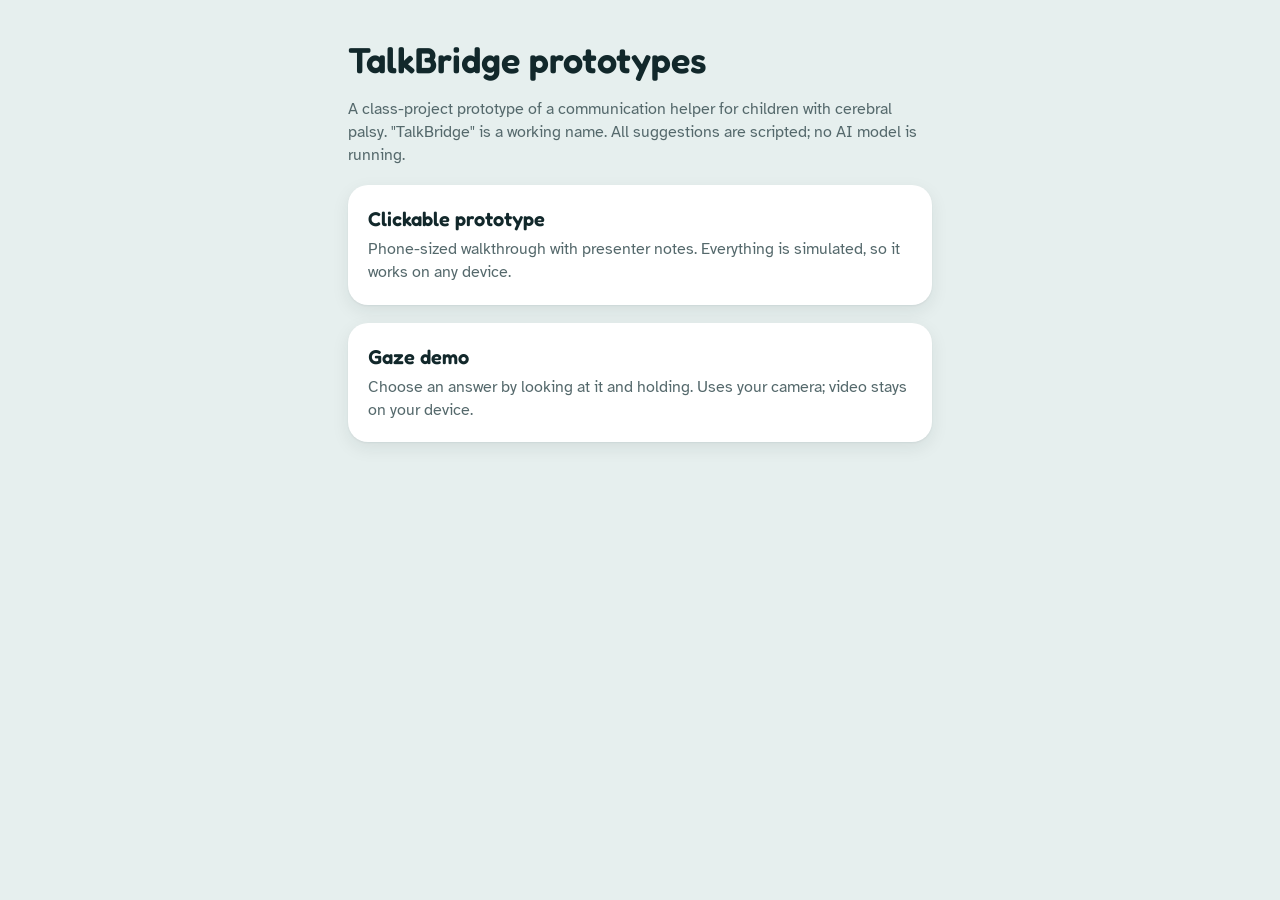
<file: index.html>
<!DOCTYPE html>
<html lang="en">
<head>
<meta charset="utf-8">
<meta name="viewport" content="width=device-width, initial-scale=1">
<title>TalkBridge Prototypes</title>
<link rel="preconnect" href="https://fonts.googleapis.com">
<link rel="preconnect" href="https://fonts.gstatic.com" crossorigin>
<link href="https://fonts.googleapis.com/css2?family=Atkinson+Hyperlegible:wght@400;700&family=Fredoka:wght@500;600&display=swap" rel="stylesheet">
<link rel="stylesheet" href="prototypes/shared/tokens.css">
<style>
* { box-sizing: border-box; }
body { margin: 0; background: var(--page); color: var(--ink); font-family: var(--font-body); line-height: 1.45; }
main { max-width: 620px; margin: 0 auto; padding: 40px 18px; display: flex; flex-direction: column; gap: 18px; }
h1 { font-family: var(--font-display); font-weight: 600; font-size: 36px; line-height: 1.1; margin: 0; }
p { margin: 0; color: var(--ink-soft); }
a.card { display: block; background: var(--surface); border-radius: 20px; padding: 18px; color: var(--ink); text-decoration: none; border: 2px solid transparent; box-shadow: var(--shadow); }
a.card:hover, a.card:focus-visible { border-color: var(--primary); outline: none; }
a.card b { display: block; font-family: var(--font-display); font-weight: 600; font-size: 20px; margin-bottom: 4px; }
a.card span { color: var(--ink-soft); }
</style>
</head>
<body>
<main>
  <h1>TalkBridge prototypes</h1>
  <p>A class-project prototype of a communication helper for children with cerebral palsy. "TalkBridge" is a working name. All suggestions are scripted; no AI model is running.</p>
  <a class="card" href="prototypes/demo-scripted/"><b>Clickable prototype</b><span>Phone-sized walkthrough with presenter notes. Everything is simulated, so it works on any device.</span></a>
  <a class="card" href="prototypes/demo-gaze/"><b>Gaze demo</b><span>Choose an answer by looking at it and holding. Uses your camera; video stays on your device.</span></a>
</main>
</body>
</html>
</file>
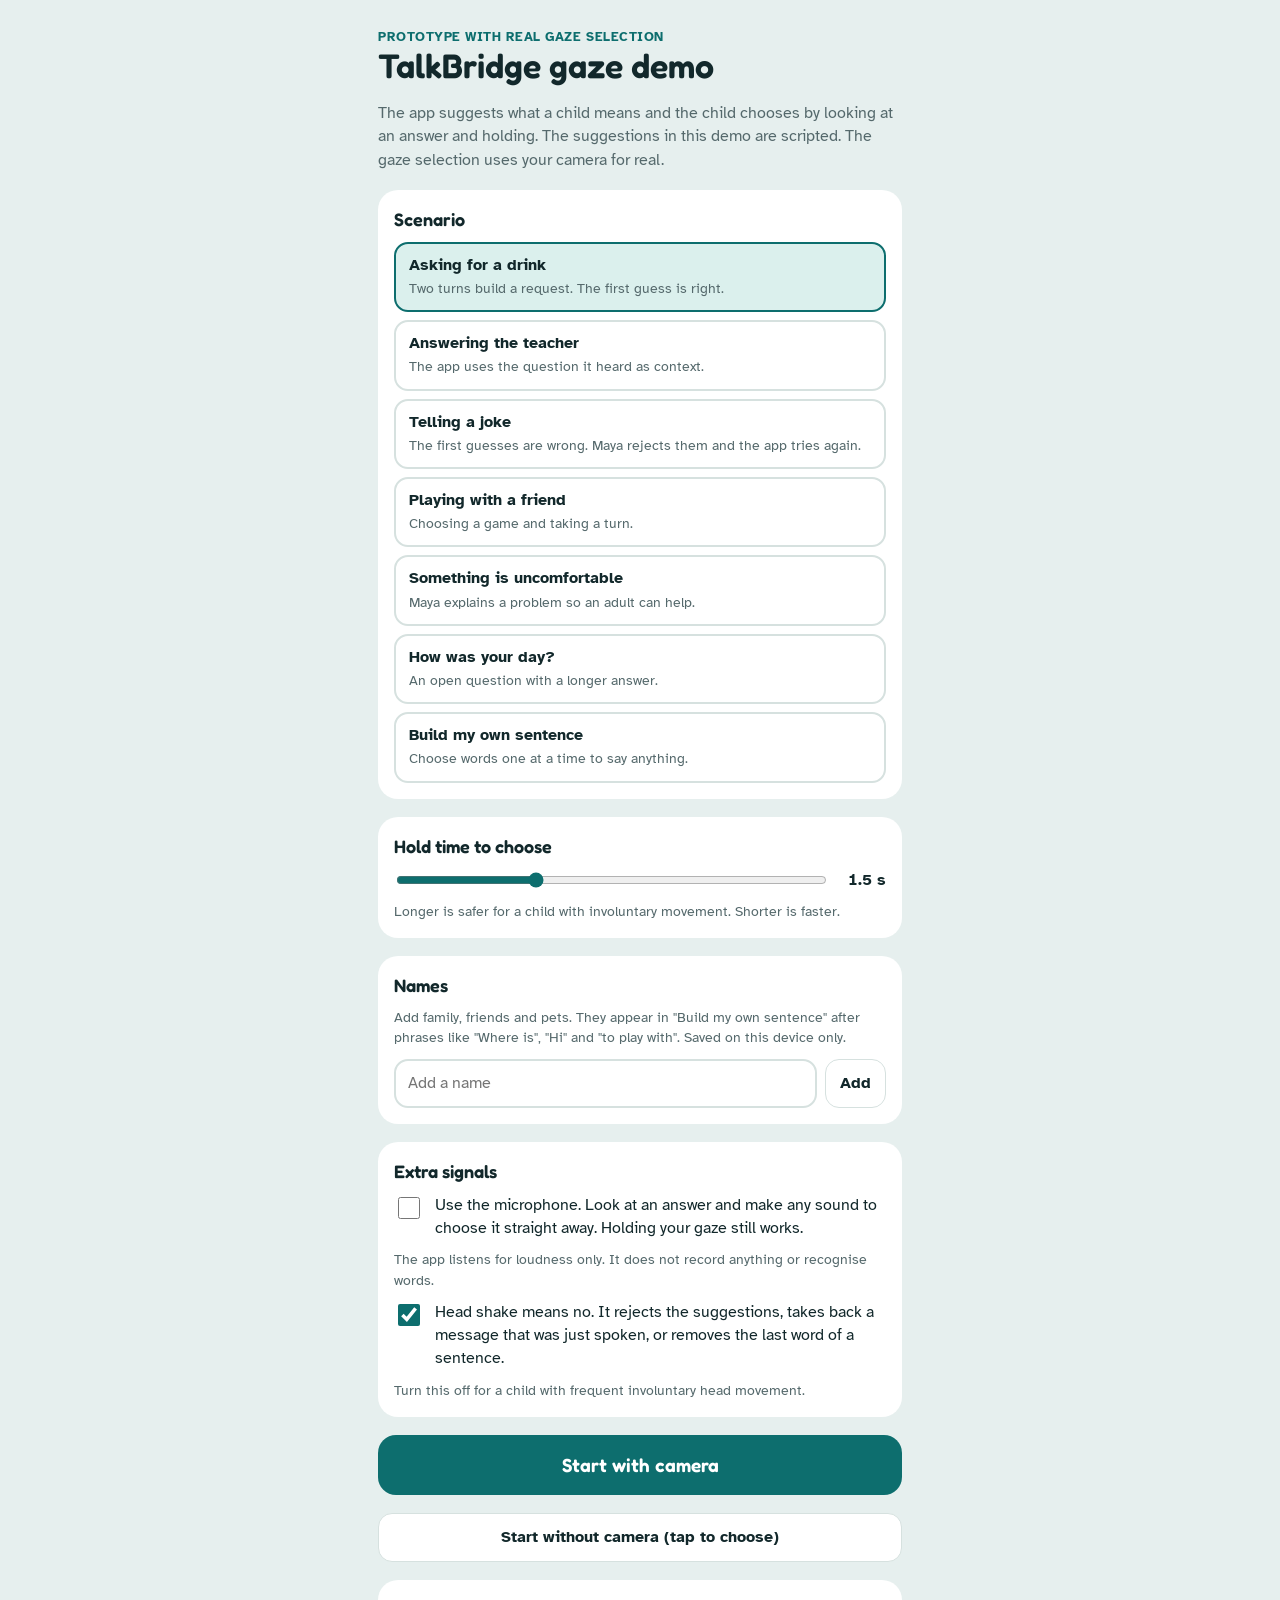
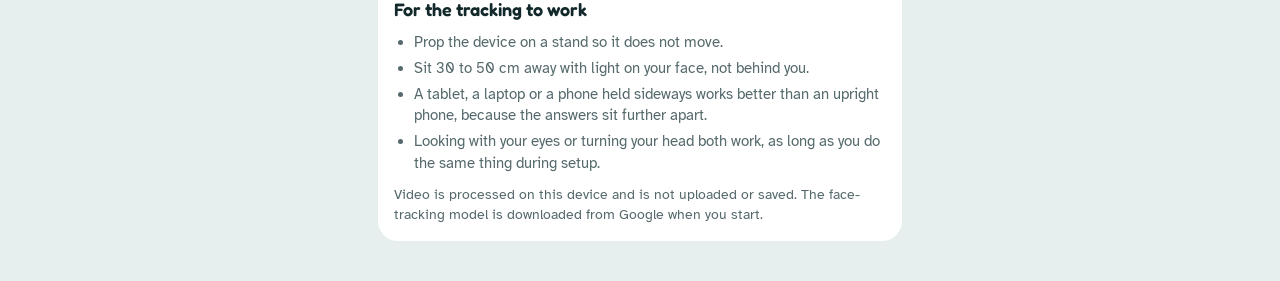
<file: prototypes/demo-gaze/index.html>
<!DOCTYPE html>
<html lang="en">
<head>
<meta charset="utf-8">
<meta name="viewport" content="width=device-width, initial-scale=1">
<title>TalkBridge Gaze Demo</title>
<link rel="preconnect" href="https://fonts.googleapis.com">
<link rel="preconnect" href="https://fonts.gstatic.com" crossorigin>
<link href="https://fonts.googleapis.com/css2?family=Atkinson+Hyperlegible:wght@400;700&family=Fredoka:wght@500;600&display=swap" rel="stylesheet">
<link rel="stylesheet" href="../shared/tokens.css">
<link rel="stylesheet" href="style.css">
</head>
<body>

<!-- Intro and settings -->
<main id="intro">
  <div>
    <p class="eyebrow">Prototype with real gaze selection</p>
    <h1>TalkBridge gaze demo</h1>
  </div>
  <p class="soft">The app suggests what a child means and the child chooses by looking at an answer and holding. The suggestions in this demo are scripted. The gaze selection uses your camera for real.</p>
  <p class="msg" id="introMsg" hidden></p>

  <div class="card">
    <h2>Scenario</h2>
    <div class="scn" id="scn"></div>
  </div>

  <div class="card">
    <h2>Hold time to choose</h2>
    <div class="rangeRow">
      <input type="range" id="dwell" min="0.8" max="3" step="0.1" value="1.5" aria-label="Hold time in seconds">
      <output id="dwellOut" for="dwell">1.5 s</output>
    </div>
    <p class="soft" style="font-size:14px">Longer is safer for a child with involuntary movement. Shorter is faster.</p>
  </div>

  <div class="card">
    <h2>Names</h2>
    <p class="soft" style="font-size:14px">Add family, friends and pets. They appear in "Build my own sentence" after phrases like "Where is", "Hi" and "to play with". Saved on this device only.</p>
    <form id="nameForm" style="display:flex;gap:8px">
      <input class="field" id="nameInput" type="text" maxlength="20" autocomplete="off" placeholder="Add a name" aria-label="Name to add">
      <button class="ghost" type="submit">Add</button>
    </form>
    <ul class="names" id="nameList"></ul>
  </div>

  <div class="card">
    <h2>Extra signals</h2>
    <label style="display:flex;gap:12px;align-items:flex-start">
      <input type="checkbox" id="mic" style="width:22px;height:22px;flex:0 0 auto;accent-color:var(--primary)">
      <span>Use the microphone. Look at an answer and make any sound to choose it straight away. Holding your gaze still works.</span>
    </label>
    <p class="soft" style="font-size:14px">The app listens for loudness only. It does not record anything or recognise words.</p>
    <label style="display:flex;gap:12px;align-items:flex-start">
      <input type="checkbox" id="shake" checked style="width:22px;height:22px;flex:0 0 auto;accent-color:var(--primary)">
      <span>Head shake means no. It rejects the suggestions, takes back a message that was just spoken, or removes the last word of a sentence.</span>
    </label>
    <p class="soft" style="font-size:14px">Turn this off for a child with frequent involuntary head movement.</p>
  </div>

  <button class="big" id="startCam">Start with camera</button>
  <button class="ghost" id="recal" hidden>Recalibrate, then start</button>
  <button class="ghost" id="startTap">Start without camera (tap to choose)</button>

  <div class="card">
    <h2>For the tracking to work</h2>
    <ul class="tips">
      <li>Prop the device on a stand so it does not move.</li>
      <li>Sit 30 to 50 cm away with light on your face, not behind you.</li>
      <li>A tablet, a laptop or a phone held sideways works better than an upright phone, because the answers sit further apart.</li>
      <li>Looking with your eyes or turning your head both work, as long as you do the same thing during setup.</li>
    </ul>
    <p class="soft" style="font-size:14px">Video is processed on this device and is not uploaded or saved. The face-tracking model is downloaded from Google when you start.</p>
  </div>
</main>

<!-- Talk screen -->
<div id="app" hidden>
  <div class="top">
    <b>TalkBridge</b>
    <span class="demo">Demo: scripted suggestions</span>
    <button id="menu">Menu</button>
  </div>
  <div class="grid">
    <button class="tgt off" data-i="0"><i class="fill"></i><span class="t"></span><span class="pct"></span></button>
    <button class="tgt off" data-i="1"><i class="fill"></i><span class="t"></span><span class="pct"></span></button>
    <div class="center">
      <div class="camrow" id="camrow" hidden>
        <video id="video" playsinline muted autoplay title="Tap to enlarge"></video>
        <div><p id="status" aria-live="polite">Starting camera</p><p id="caminfo" style="font-size:12px;color:var(--ink-soft);text-align:left"></p>
          <div id="meterRow" hidden style="display:flex;align-items:center;gap:6px;font-size:12px;color:var(--ink-soft)">Sound<span style="display:inline-block;width:80px;height:8px;border-radius:4px;background:var(--surface-2);overflow:hidden"><i id="meter" style="display:block;height:100%;width:0;background:var(--primary)"></i></span></div></div>
        <div style="display:flex;flex-direction:column;gap:6px"><button class="ghost" id="recentre" style="padding:6px 12px;font-size:13px">Re-centre</button>
        <button class="ghost" id="swap" hidden style="padding:6px 12px;font-size:13px">Switch camera</button></div>
      </div>
      <div id="mid" aria-live="polite"></div>
      <ul class="said" id="said"></ul>
    </div>
    <button class="tgt off" data-i="2"><i class="fill"></i><span class="t"></span><span class="pct"></span></button>
    <button class="tgt off none" data-i="3"><i class="fill"></i><span class="t"></span><span class="pct"></span></button>
  </div>
</div>

<script src="../shared/scenarios.js"></script>
<script src="../shared/builder.js"></script>
<script src="app.js"></script>
</body>
</html>
</file>
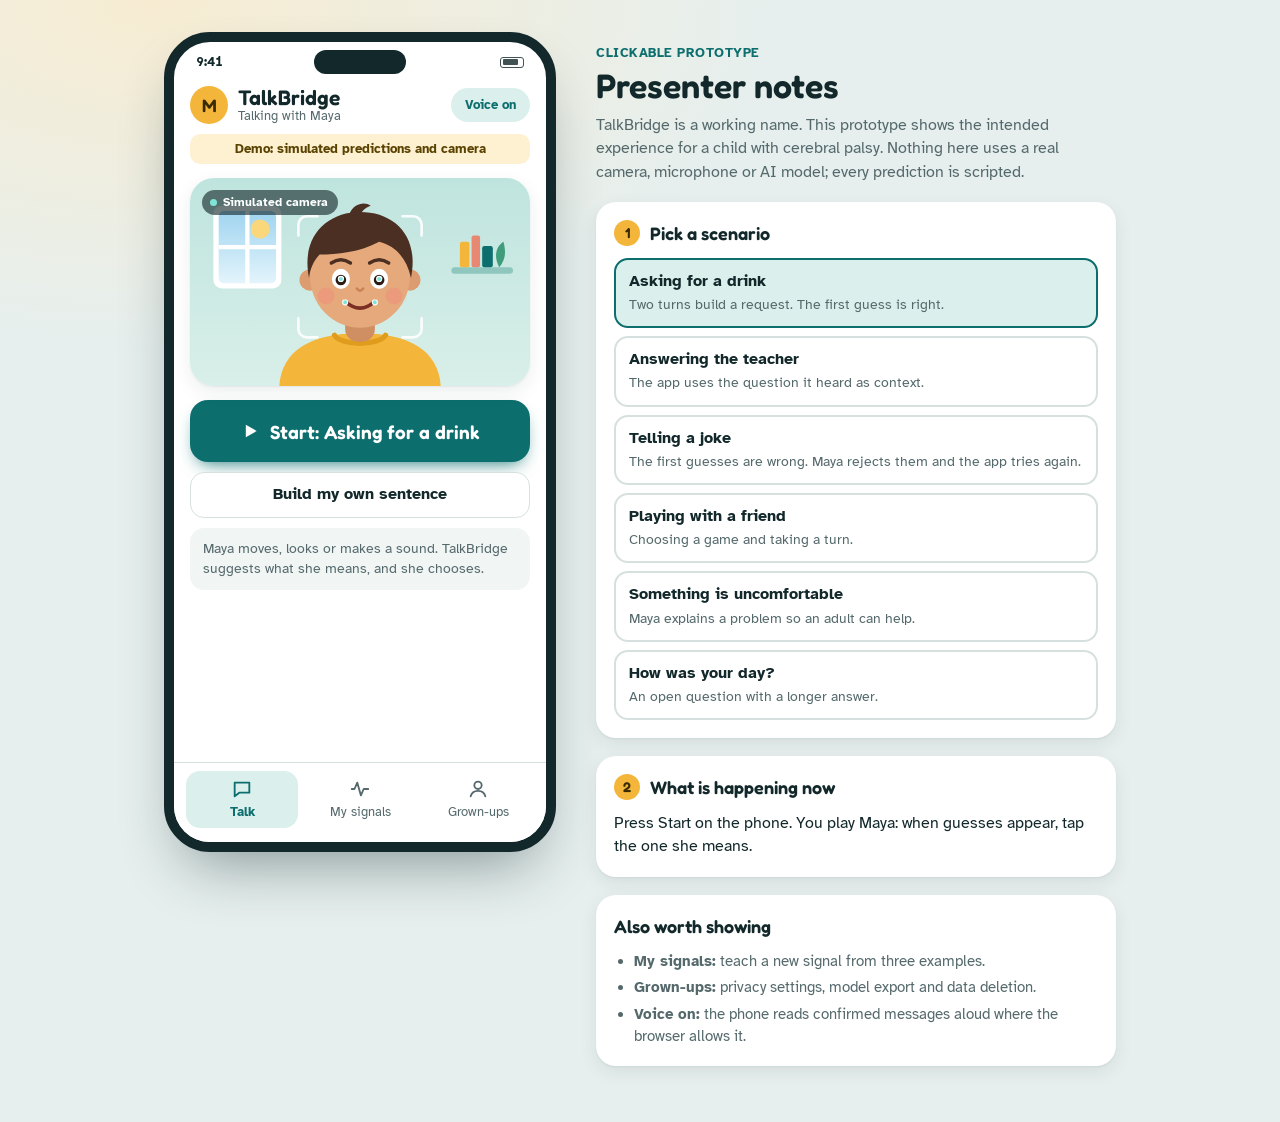
<file: prototypes/demo-scripted/index.html>
<!DOCTYPE html>
<html lang="en">
<head>
<meta charset="utf-8">
<meta name="viewport" content="width=device-width, initial-scale=1">
<title>TalkBridge Prototype</title>
<link rel="preconnect" href="https://fonts.googleapis.com">
<link rel="preconnect" href="https://fonts.gstatic.com" crossorigin>
<link href="https://fonts.googleapis.com/css2?family=Atkinson+Hyperlegible:wght@400;700&family=Fredoka:wght@500;600&display=swap" rel="stylesheet">
<link rel="stylesheet" href="../shared/tokens.css">
<link rel="stylesheet" href="style.css">
</head>
<body>
<div class="stage">

  <section class="phone" aria-label="TalkBridge app prototype">
    <div class="status" aria-hidden="true"><span>9:41</span><span class="island"></span><span class="batt"></span></div>
    <header class="appbar">
      <span class="avatar" aria-hidden="true">M</span>
      <h1>TalkBridge<span class="who">Talking with Maya</span></h1>
      <button class="iconbtn" id="soundBtn" aria-pressed="true">Voice on</button>
    </header>
    <div class="demo-strip">Demo: simulated predictions and camera</div>

    <main class="screens">
      <!-- Talk -->
      <section class="screen" id="scr-talk">
        <div class="cam" id="cam">
          <span class="tag">Simulated camera</span>
          <svg viewBox="0 0 320 196" role="img" aria-label="Illustration of a smiling child at home, with tracking marks around the face">
            <defs>
              <linearGradient id="wall" x1="0" y1="0" x2="0" y2="1"><stop offset="0" stop-color="#bfe4de"/><stop offset="1" stop-color="#d9efe9"/></linearGradient>
              <linearGradient id="sky" x1="0" y1="0" x2="0" y2="1"><stop offset="0" stop-color="#9fd4f0"/><stop offset="1" stop-color="#e3f4fb"/></linearGradient>
            </defs>
            <!-- room -->
            <rect width="320" height="196" fill="url(#wall)"/>
            <rect x="22" y="26" width="64" height="78" rx="8" fill="#fff"/>
            <rect x="27" y="31" width="54" height="68" rx="5" fill="url(#sky)"/>
            <circle cx="66" cy="48" r="9" fill="#f9d77a"/>
            <path d="M54 31v68M27 65h54" stroke="#fff" stroke-width="4"/>
            <rect x="246" y="84" width="58" height="6" rx="3" fill="#8fc7be"/>
            <rect x="254" y="60" width="9" height="24" rx="2" fill="#f4b63a"/>
            <rect x="265" y="54" width="8" height="30" rx="2" fill="#e88873"/>
            <rect x="275" y="64" width="10" height="20" rx="2" fill="#0d6e6e"/>
            <path d="M291 84c-6-12-2-20 4-24c2 8 3 16-4 24z" fill="#3f9d7c"/>
            <!-- child -->
            <path d="M84 196c2-34 30-50 76-50s74 16 76 50z" fill="#f4b63a"/>
            <path d="M136 148c6 10 42 10 48 0" fill="none" stroke="#e09c1c" stroke-width="5" stroke-linecap="round"/>
            <rect x="146" y="126" width="28" height="28" rx="12" fill="#cf8f63"/>
            <circle cx="113" cy="96" r="10" fill="#dc9c70"/><circle cx="207" cy="96" r="10" fill="#dc9c70"/>
            <ellipse cx="160" cy="92" rx="47" ry="49" fill="#e6a97c"/>
            <path d="M112 94c-8-40 18-62 48-62c32 0 56 22 48 62c-4-18-14-30-30-34c-18 10-40 12-56 12c-6 6-9 14-10 22z" fill="#4a2f22"/>
            <path d="M150 34c4-10 14-12 20-8c-6 2-9 6-10 10z" fill="#4a2f22"/>
            <path class="brow" d="M133 80q9-6 18 0" fill="none" stroke="#4a2f22" stroke-width="3.2" stroke-linecap="round"/>
            <path class="brow" d="M169 80q9-6 18 0" fill="none" stroke="#4a2f22" stroke-width="3.2" stroke-linecap="round"/>
            <ellipse cx="142" cy="95" rx="8.5" ry="9.5" fill="#fff"/><ellipse cx="178" cy="95" rx="8.5" ry="9.5" fill="#fff"/>
            <g class="pupil"><circle cx="142" cy="96" r="5" fill="#2b1b14"/><circle cx="143.6" cy="94.2" r="1.5" fill="#fff"/></g>
            <g class="pupil"><circle cx="178" cy="96" r="5" fill="#2b1b14"/><circle cx="179.6" cy="94.2" r="1.5" fill="#fff"/></g>
            <circle cx="128" cy="111" r="8" fill="#f08a7a" opacity=".45"/><circle cx="192" cy="111" r="8" fill="#f08a7a" opacity=".45"/>
            <path d="M157 104q3 4 6 0" fill="none" stroke="#c98354" stroke-width="2.4" stroke-linecap="round"/>
            <path class="smile" d="M146 116q14 13 28 0" fill="none" stroke="#7a2e24" stroke-width="3.4" stroke-linecap="round"/>
            <ellipse class="open" cx="160" cy="120" rx="9" ry="7.5" fill="#7a2e24"/>
            <g class="waves" fill="none" stroke="#fff" stroke-width="3" stroke-linecap="round">
              <path d="M218 108q8 11 0 22"/><path d="M229 100q14 19 0 38"/>
            </g>
            <!-- raised arm -->
            <g class="arm">
              <path d="M222 190L250 128" stroke="#f4b63a" stroke-width="24" stroke-linecap="round"/>
              <circle cx="254" cy="114" r="14" fill="#e6a97c"/>
              <path d="M243 106l-6-10M252 100l-1-12M261 102l5-10" stroke="#e6a97c" stroke-width="7" stroke-linecap="round"/>
            </g>
            <!-- tracking overlay -->
            <path class="track" d="M102 54v-10a8 8 0 0 1 8-8h10M218 54v-10a8 8 0 0 0-8-8h-10M102 132v10a8 8 0 0 0 8 8h10M218 132v10a8 8 0 0 1-8 8h-10"/>
            <circle class="dot" cx="142" cy="95" r="2.4"/><circle class="dot" cx="178" cy="95" r="2.4"/>
            <circle class="dot" cx="146" cy="117" r="2.4"/><circle class="dot" cx="174" cy="117" r="2.4"/>
          </svg>
        </div>
        <div class="chips" id="chips" aria-live="polite"></div>
        <div id="context"></div>
        <div class="guesses" id="guesses" aria-live="polite"></div>
        <div id="saidWrap" hidden>
          <p class="label">Maya has said</p>
          <ul class="said" id="said"></ul>
        </div>
      </section>

      <!-- Signals -->
      <section class="screen" id="scr-signals" hidden>
        <h2 style="font-size:20px">Maya's signals</h2>
        <p class="notice">TalkBridge learns Maya's own movements, looks and sounds. They do not need to be precise or the same every time.</p>
        <div id="wizard"></div>
        <div class="list" id="signalList"></div>
      </section>

      <!-- Adults -->
      <section class="screen" id="scr-adults" hidden>
        <h2 style="font-size:20px">For grown-ups</h2>
        <p class="label">This week (example data)</p>
        <div class="stats">
          <div class="stat"><b>42</b><span>messages Maya confirmed</span></div>
          <div class="stat"><b>71%</b><span>first guess was right</span></div>
          <div class="stat"><b>9</b><span>times Maya said "none of these"</span></div>
        </div>
        <p class="label">Privacy</p>
        <div id="toggles"></div>
        <div class="btnrow">
          <button class="ghost" id="exportBtn">Export Maya's model</button>
          <button class="danger" id="deleteBtn">Delete all data</button>
        </div>
        <div id="adultMsg" aria-live="polite"></div>
      </section>
    </main>

    <nav class="tabs" aria-label="App sections">
      <button data-tab="talk" aria-current="page"><svg viewBox="0 0 24 24"><path d="M4 5h16v11H9l-5 4z"/></svg>Talk</button>
      <button data-tab="signals"><svg viewBox="0 0 24 24"><path d="M3 12h3l3-7 4 14 3-7h5"/></svg>My signals</button>
      <button data-tab="adults"><svg viewBox="0 0 24 24"><circle cx="12" cy="8" r="4"/><path d="M4 20c1-4 4-6 8-6s7 2 8 6"/></svg>Grown-ups</button>
    </nav>
  </section>

  <aside class="notes">
    <div>
      <p class="eyebrow">Clickable prototype</p>
      <h2>Presenter notes</h2>
      <p class="lede">TalkBridge is a working name. This prototype shows the intended experience for a child with cerebral palsy. Nothing here uses a real camera, microphone or AI model; every prediction is scripted.</p>
    </div>
    <div class="card">
      <h3><span class="n">1</span>Pick a scenario</h3>
      <div class="scn" id="scn"></div>
    </div>
    <div class="card">
      <h3><span class="n">2</span>What is happening now</h3>
      <p id="noteText"></p>
      <p class="hint" id="noteHint" hidden></p>
    </div>
    <div class="card">
      <h3>Also worth showing</h3>
      <ul class="steps">
        <li><b>My signals:</b> teach a new signal from three examples.</li>
        <li><b>Grown-ups:</b> privacy settings, model export and data deletion.</li>
        <li><b>Voice on:</b> the phone reads confirmed messages aloud where the browser allows it.</li>
      </ul>
    </div>
  </aside>
</div>

<script src="../shared/scenarios.js"></script>
<script src="../shared/builder.js"></script>
<script src="app.js"></script>
</body>
</html>
</file>
<file: prototypes/shared/tokens.css>
/* Design tokens shared by every demo: colours, fonts, shadows. Light theme first, then dark. */
:root {
  --page: #e6efee;
  --page-2: #f7ecd2;
  --surface: #ffffff;
  --surface-2: #f1f6f5;
  --ink: #12282b;
  --ink-soft: #55696c;
  --line: #d6e1df;
  --primary: #0d6e6e;
  --primary-ink: #ffffff;
  --primary-soft: #dbf0ed;
  --sun: #f4b63a;
  --sun-soft: #fdf1d2;
  --sun-ink: #5a4200;
  --good: #2c8a57;
  --bad: #c2523a;
  --bezel: #12282b;
  --shadow: 0 1px 2px rgba(18,40,43,.06), 0 6px 18px rgba(18,40,43,.08);
  --font-display: "Fredoka", "Trebuchet MS", system-ui, sans-serif;
  --font-body: "Atkinson Hyperlegible", "Verdana", system-ui, sans-serif;
}
@media (prefers-color-scheme: dark) {
  :root:not([data-theme="light"]) {
    color-scheme: dark;
    --page: #0b1618; --page-2: #1c1a10; --surface: #142427; --surface-2: #1b3033; --ink: #e8f1f0;
    --ink-soft: #9fb6b7; --line: #2a4346; --primary: #45bdb3; --primary-ink: #06201f; --primary-soft: #18393a;
    --sun: #f4b63a; --sun-soft: #3d3110; --sun-ink: #f8dd98; --good: #58c389; --bad: #ee866f;
    --bezel: #020607; --shadow: 0 1px 2px rgba(0,0,0,.3), 0 6px 18px rgba(0,0,0,.35);
  }
}
:root[data-theme="dark"] {
  color-scheme: dark;
  --page: #0b1618; --page-2: #1c1a10; --surface: #142427; --surface-2: #1b3033; --ink: #e8f1f0;
  --ink-soft: #9fb6b7; --line: #2a4346; --primary: #45bdb3; --primary-ink: #06201f; --primary-soft: #18393a;
  --sun: #f4b63a; --sun-soft: #3d3110; --sun-ink: #f8dd98; --good: #58c389; --bad: #ee866f;
  --bezel: #020607; --shadow: 0 1px 2px rgba(0,0,0,.3), 0 6px 18px rgba(0,0,0,.35);
}
</file>
<file: prototypes/demo-gaze/style.css>
/* Gaze demo. Layout: four large gaze targets in the screen corners, camera preview and status in the middle. */
* { box-sizing: border-box; }
html, body { margin: 0; height: 100%; }
body { background: var(--page); color: var(--ink); font-family: var(--font-body); font-size: 16px; line-height: 1.45; }
button { font: inherit; color: inherit; cursor: pointer; }
button:focus-visible, input:focus-visible { outline: 3px solid var(--sun); outline-offset: 2px; }
h1, h2 { font-family: var(--font-display); font-weight: 600; margin: 0; text-wrap: balance; }
p { margin: 0; }
[hidden] { display: none !important; }

/* Intro */
#intro { max-width: 560px; margin: 0 auto; padding: 28px 18px 40px; display: flex; flex-direction: column; gap: 18px; }
#intro h1 { font-size: 34px; line-height: 1.1; }
.eyebrow { font-size: 13px; font-weight: 700; color: var(--primary); letter-spacing: .04em; text-transform: uppercase; }
.soft { color: var(--ink-soft); }
.card { background: var(--surface); border-radius: 20px; padding: 16px; display: flex; flex-direction: column; gap: 10px; }
.card h2 { font-size: 18px; }
.scn { display: flex; flex-direction: column; gap: 8px; }
.scn button { text-align: left; border: 2px solid var(--line); background: var(--surface); border-radius: 14px; padding: 10px 13px; }
.scn button[aria-pressed="true"] { border-color: var(--primary); background: var(--primary-soft); }
.scn b { display: block; } .scn span { font-size: 14px; color: var(--ink-soft); }
.big { border: 0; background: var(--primary); color: var(--primary-ink); border-radius: 18px; padding: 16px; font-family: var(--font-display); font-weight: 600; font-size: 19px; min-height: 60px; }
.ghost { border: 1.5px solid var(--line); background: var(--surface); border-radius: 14px; padding: 12px 14px; font-weight: 700; }
.tips { margin: 0; padding-left: 20px; color: var(--ink-soft); font-size: 15px; display: flex; flex-direction: column; gap: 4px; }
.rangeRow { display: flex; align-items: center; gap: 12px; }
.rangeRow input { flex: 1; accent-color: var(--primary); }
.rangeRow output { font-variant-numeric: tabular-nums; font-weight: 700; min-width: 4.5ch; text-align: right; }
.field { flex: 1; min-width: 0; font: inherit; color: var(--ink); background: var(--surface); border: 2px solid var(--line); border-radius: 14px; padding: 10px 12px; }
.names { list-style: none; margin: 0; padding: 0; display: flex; flex-wrap: wrap; gap: 8px; }
.names:empty { display: none; }
.names li { display: flex; align-items: center; gap: 4px; background: var(--primary-soft); border-radius: 999px; padding: 4px 4px 4px 12px; font-weight: 700; }
.names button { border: 0; background: none; width: 30px; height: 30px; border-radius: 50%; font-size: 18px; line-height: 1; color: var(--ink-soft); }
.names button:hover { background: var(--surface); }
.msg { background: var(--sun-soft); color: var(--sun-ink); border-radius: 12px; padding: 10px 12px; font-weight: 700; font-size: 15px; }

/* App */
#app { height: 100%; display: flex; flex-direction: column; }
.top { display: flex; align-items: center; gap: 10px; padding: 8px 12px; }
.top b { font-family: var(--font-display); font-size: 18px; }
.top .demo { flex: 1; font-size: 12px; font-weight: 700; color: var(--sun-ink); background: var(--sun-soft); border-radius: 8px; padding: 4px 8px; text-align: center; }
.top button { border: 1.5px solid var(--line); background: var(--surface); border-radius: 999px; padding: 6px 14px; font-size: 14px; font-weight: 700; }
.grid { flex: 1; min-height: 0; display: grid; grid-template-columns: 1fr 1fr; grid-template-rows: minmax(104px, 24%) 1fr minmax(104px, 24%); gap: 10px; padding: 4px 10px 12px; }
.tgt { position: relative; overflow: hidden; border: 3px solid var(--line); background: var(--surface); border-radius: 22px; padding: 10px 12px; display: flex; flex-direction: column; align-items: center; justify-content: center; gap: 4px; text-align: center; transition: border-color .15s, transform .15s; }
.tgt .fill { position: absolute; inset: 0; background: var(--primary-soft); transform: scaleX(var(--p, 0)); transform-origin: left; z-index: 0; }
.tgt .t, .tgt .pct { position: relative; z-index: 1; }
.tgt .t { font-family: var(--font-display); font-weight: 500; font-size: clamp(16px, 4.6vw, 24px); line-height: 1.2; }
.tgt .pct { font-size: 13px; color: var(--ink-soft); font-variant-numeric: tabular-nums; }
.tgt.look { border-color: var(--primary); transform: scale(1.02); }
.tgt.off { visibility: hidden; }
.tgt.none { border-style: dashed; border-color: var(--bad); }
.tgt.none .t { color: var(--bad); font-size: clamp(15px, 4vw, 20px); }
.tgt.cal { visibility: visible; border-color: transparent; background: none; }
.tgt.cal.on::after, .cdot { content: ""; width: 44px; height: 44px; border-radius: 50%; background: var(--sun); box-shadow: 0 0 0 10px var(--sun-soft); animation: pulse 1s ease-in-out infinite; }
@keyframes pulse { 50% { transform: scale(.75); } }
.center { grid-column: 1 / -1; min-height: 0; overflow-y: auto; background: var(--surface); border-radius: 22px; padding: 12px 14px; display: flex; flex-direction: column; align-items: center; gap: 10px; text-align: center; }
.camrow { display: flex; align-items: center; gap: 12px; }
video { width: 96px; height: 72px; object-fit: cover; border-radius: 14px; transform: scaleX(-1); background: #17383b; }
#status { font-size: 13px; font-weight: 700; color: var(--ink-soft); text-align: left; }
.context { font-size: 14px; color: var(--ink-soft); }
.prompt { font-family: var(--font-display); font-size: 20px; }
.spoken { background: var(--primary); color: var(--primary-ink); border-radius: 22px 22px 22px 6px; padding: 14px 18px; font-family: var(--font-display); font-size: 22px; line-height: 1.25; }
.spoken small { display: block; font-family: var(--font-body); font-size: 12px; font-weight: 700; opacity: .85; }
.said { list-style: none; padding: 0; margin: 0; display: flex; flex-wrap: wrap; gap: 6px; justify-content: center; }
.said li { font-size: 14px; padding: 5px 11px; background: var(--primary-soft); border-radius: 14px; }
.btnrow { display: flex; flex-wrap: wrap; gap: 8px; justify-content: center; }
@media (prefers-reduced-motion: reduce) { *, *::before, *::after { transition: none !important; animation: none !important; } }
</file>
<file: prototypes/demo-scripted/style.css>
/* Clickable prototype. Layout: a phone mock on the left, presenter notes on the right; they stack on narrow screens. */
* { box-sizing: border-box; }
html, body { margin: 0; }
body { background: var(--page); background-image: radial-gradient(900px 500px at 12% 0%, var(--page-2), transparent 70%); background-repeat: no-repeat; color: var(--ink); font-family: var(--font-body); font-size: 16px; line-height: 1.45; min-height: 100%; }
button { font: inherit; color: inherit; cursor: pointer; }
button:focus-visible, input:focus-visible { outline: 3px solid var(--sun); outline-offset: 2px; }
h1, h2, h3 { font-family: var(--font-display); font-weight: 600; margin: 0; text-wrap: balance; }
p { margin: 0; }

.stage { display: flex; flex-wrap: wrap; gap: 40px; justify-content: center; align-items: flex-start; padding: 32px 16px 56px; max-width: 1060px; margin: 0 auto; }

/* Phone */
.phone { width: min(392px, 100%); height: 820px; background: var(--surface); border: 10px solid var(--bezel); border-radius: 46px; overflow: hidden; display: grid; grid-template-rows: auto auto auto 1fr auto; flex: 0 0 auto; box-shadow: 0 30px 60px -20px rgba(18,40,43,.45), 0 0 0 2px rgba(255,255,255,.08) inset; }
.status { display: grid; grid-template-columns: 1fr auto 1fr; align-items: center; padding: 8px 22px 2px; font-size: 13px; font-weight: 700; font-variant-numeric: tabular-nums; }
.status .island { width: 92px; height: 24px; border-radius: 999px; background: var(--bezel); }
.status .batt { justify-self: end; width: 24px; height: 11px; border: 1.5px solid var(--ink); border-radius: 3px; position: relative; opacity: .8; }
.status .batt::after { content: ""; position: absolute; inset: 1.5px; right: 5px; background: var(--ink); border-radius: 1px; }
.appbar { display: flex; align-items: center; gap: 10px; padding: 10px 16px 10px; }
.avatar { width: 38px; height: 38px; border-radius: 50%; background: var(--sun); color: #3a2a00; display: grid; place-items: center; font-family: var(--font-display); font-weight: 600; font-size: 18px; flex: 0 0 auto; }
.appbar h1 { font-size: 21px; line-height: 1.1; flex: 1; }
.appbar .who { display: block; font-size: 13px; color: var(--ink-soft); font-family: var(--font-body); font-weight: 400; }
.iconbtn { border: 0; background: var(--primary-soft); color: var(--primary); font-weight: 700; border-radius: 999px; padding: 8px 14px; font-size: 13px; }
.iconbtn[aria-pressed="false"] { background: var(--surface-2); color: var(--ink-soft); }
.demo-strip { margin: 0 16px; background: var(--sun-soft); color: var(--sun-ink); font-size: 12.5px; font-weight: 700; text-align: center; padding: 6px 12px; border-radius: 10px; }
.screens { overflow-y: auto; min-height: 0; }
.screen { padding: 14px 16px 22px; display: flex; flex-direction: column; gap: 14px; }
.screen[hidden] { display: none; }
.tabs { display: grid; grid-template-columns: repeat(3, 1fr); gap: 6px; border-top: 1px solid var(--line); background: var(--surface); padding: 8px 12px 14px; }
.tabs button { border: 0; background: none; padding: 7px 4px; font-size: 12.5px; color: var(--ink-soft); display: flex; flex-direction: column; align-items: center; gap: 3px; border-radius: 14px; }
.tabs button[aria-current="page"] { color: var(--primary); font-weight: 700; background: var(--primary-soft); }
.tabs svg { width: 22px; height: 22px; fill: none; stroke: currentColor; stroke-width: 2; stroke-linecap: round; stroke-linejoin: round; }

/* Camera scene (an illustration, so its colours are fixed in both themes) */
.cam { position: relative; border-radius: 24px; overflow: hidden; box-shadow: var(--shadow); outline: 3px solid transparent; transition: outline-color .3s; }
.cam.is-sensing { outline-color: var(--sun); }
.cam svg { display: block; width: 100%; height: auto; }
.cam .tag { position: absolute; left: 12px; top: 12px; background: rgba(18,40,43,.62); color: #fff; font-size: 11.5px; font-weight: 700; padding: 4px 10px 4px 8px; border-radius: 999px; display: flex; align-items: center; gap: 6px; }
.cam .tag::before { content: ""; width: 7px; height: 7px; border-radius: 50%; background: #7fe3d6; }
.cam.is-sensing .tag::before { background: var(--sun); animation: blink 1s infinite; }
@keyframes blink { 50% { opacity: .25; } }
.pupil, .arm, .smile, .open, .waves, .brow { transition: transform .4s cubic-bezier(.3,1.4,.5,1), opacity .25s; transform-box: fill-box; transform-origin: center; }
.arm { transform: translateY(130px) rotate(8deg); transform-origin: bottom left; }
.open, .waves { opacity: 0; }
.cam.is-look .pupil { transform: translateX(-5px); }
.cam.is-look .brow { transform: translateY(-2px); }
.cam.is-move .arm { transform: translateY(0) rotate(0deg); }
.cam.is-sound .smile { opacity: 0; }
.cam.is-sound .open, .cam.is-sound .waves { opacity: 1; }
.cam.is-smile .smile { transform: scale(1.25, 1.5); }
.cam.is-smile .brow { transform: translateY(-3px); }
.track { stroke: #ffffff; stroke-width: 2.5; fill: none; opacity: .9; stroke-linecap: round; stroke-linejoin: round; }
.dot { fill: #7fe3d6; stroke: #fff; stroke-width: 1; }

.chips { display: flex; flex-wrap: wrap; gap: 8px; }
.chips:empty, #context:empty { display: none; }
.chip { display: inline-flex; align-items: center; gap: 6px; border: 1.5px solid var(--line); border-radius: 999px; padding: 4px 11px 4px 4px; font-size: 13px; color: var(--ink-soft); background: var(--surface); transition: border-color .2s, color .2s, background .2s; }
.chip .kind { font-size: 10px; font-weight: 700; letter-spacing: .06em; padding: 3px 8px; border-radius: 999px; background: var(--surface-2); color: var(--ink-soft); }
.chip.now { border-color: var(--sun); color: var(--ink); background: var(--sun-soft); }
.chip.lit { border-color: transparent; color: var(--ink); background: var(--primary-soft); }
.chip.lit .kind { background: var(--primary); color: var(--primary-ink); }

.context { font-size: 14px; color: var(--ink-soft); background: var(--surface-2); padding: 9px 12px; border-radius: 12px; }
.label { font-size: 13px; font-weight: 700; color: var(--ink-soft); }

.guesses { display: flex; flex-direction: column; gap: 10px; }
.guess { text-align: left; border: 2px solid var(--line); background: var(--surface); border-radius: 18px; padding: 12px 14px; display: grid; grid-template-columns: auto 1fr auto; gap: 8px 12px; align-items: center; min-height: 64px; box-shadow: var(--shadow); transition: transform .12s, border-color .15s; animation: rise .35s both; }
.guess:nth-of-type(2) { animation-delay: .07s; } .guess:nth-of-type(3) { animation-delay: .14s; }
@keyframes rise { from { opacity: 0; transform: translateY(8px); } }
.guess:hover { border-color: var(--primary); transform: translateY(-1px); }
.guess:active { transform: scale(.98); }
.guess .rank { width: 28px; height: 28px; border-radius: 50%; background: var(--surface-2); color: var(--ink-soft); display: grid; place-items: center; font-size: 13px; font-weight: 700; }
.guess .t { font-family: var(--font-display); font-weight: 500; font-size: 19px; line-height: 1.25; }
.guess .pct { font-size: 13px; color: var(--ink-soft); font-variant-numeric: tabular-nums; }
.guess .bar { grid-column: 2 / -1; height: 5px; border-radius: 3px; background: var(--surface-2); overflow: hidden; }
.guess .bar i { display: block; height: 100%; background: var(--primary); border-radius: 3px; opacity: .55; }
.guess.top { border-color: var(--primary); background: var(--primary-soft); }
.guess.top .rank { background: var(--primary); color: var(--primary-ink); }
.guess.top .bar { background: var(--surface); } .guess.top .bar i { opacity: 1; }
.none { border: 0; color: var(--bad); background: none; border-radius: 16px; padding: 12px; font-weight: 700; min-height: 48px; text-decoration: underline; text-underline-offset: 3px; }
.none:hover { background: var(--surface-2); }
.big { border: 0; background: var(--primary); color: var(--primary-ink); border-radius: 18px; padding: 16px; font-family: var(--font-display); font-weight: 600; font-size: 19px; min-height: 62px; display: flex; align-items: center; justify-content: center; gap: 10px; box-shadow: 0 8px 18px -8px var(--primary); transition: transform .12s; }
.big:active { transform: scale(.98); }
.big svg { width: 20px; height: 20px; fill: currentColor; flex: 0 0 auto; }
.ghost { border: 1.5px solid var(--line); background: var(--surface); border-radius: 14px; padding: 10px 14px; font-weight: 700; }
.skel { height: 64px; border-radius: 18px; background: linear-gradient(100deg, var(--surface-2) 40%, var(--surface) 50%, var(--surface-2) 60%); background-size: 200% 100%; animation: shimmer 1.3s linear infinite; }
@keyframes shimmer { to { background-position: -200% 0; } }
.sensing { font-size: 14px; font-weight: 700; color: var(--ink-soft); }
.spoken { background: var(--primary); color: var(--primary-ink); border-radius: 22px 22px 22px 6px; padding: 16px 18px; display: grid; grid-template-columns: 1fr auto; gap: 4px 12px; align-items: center; animation: rise .3s both; box-shadow: 0 10px 22px -10px var(--primary); }
.spoken .small { font-size: 12px; font-weight: 700; opacity: .85; grid-column: 1; }
.spoken .t { font-family: var(--font-display); font-size: 22px; font-weight: 500; line-height: 1.25; grid-column: 1; }
.bars { grid-column: 2; grid-row: 1 / span 2; display: flex; gap: 3px; align-items: center; height: 26px; }
.bars i { width: 4px; height: 100%; border-radius: 2px; background: currentColor; animation: bars .8s ease-in-out infinite; transform-origin: center; }
.bars i:nth-child(2) { animation-delay: .15s; } .bars i:nth-child(3) { animation-delay: .3s; } .bars i:nth-child(4) { animation-delay: .45s; }
@keyframes bars { 0%, 100% { transform: scaleY(.3); } 50% { transform: scaleY(1); } }
.notice { font-size: 14px; background: var(--surface-2); border-radius: 14px; padding: 11px 13px; color: var(--ink-soft); }
.said { display: flex; flex-direction: column; gap: 6px; padding: 0; margin: 6px 0 0; list-style: none; }
.said li { font-size: 15px; padding: 8px 13px; background: var(--primary-soft); border-radius: 16px 16px 16px 5px; align-self: flex-start; }

/* Signals + adults */
.row { display: grid; grid-template-columns: 1fr auto; gap: 3px 10px; padding: 13px 14px; border: 1px solid var(--line); border-radius: 16px; align-items: center; background: var(--surface); box-shadow: var(--shadow); }
.row .name { font-weight: 700; }
.row .means { font-size: 14px; color: var(--ink-soft); }
.row .rel { font-size: 12px; font-weight: 700; padding: 3px 10px; border-radius: 999px; }
.rel.ok { color: var(--good); background: var(--primary-soft); } .rel.mid { color: var(--sun-ink); background: var(--sun-soft); }
.list { display: flex; flex-direction: column; gap: 8px; }
.wiz { border: 2px solid var(--primary); border-radius: 18px; padding: 14px; display: flex; flex-direction: column; gap: 12px; background: var(--surface); }
.pick { display: flex; flex-wrap: wrap; gap: 8px; }
.pick button { border: 2px solid var(--line); background: var(--surface); border-radius: 14px; padding: 10px 14px; min-height: 44px; }
.pick button[aria-pressed="true"] { border-color: var(--primary); background: var(--primary-soft); font-weight: 700; }
.dots { display: flex; gap: 8px; }
.dots i { width: 34px; height: 10px; border-radius: 5px; background: var(--line); transition: background .2s; }
.dots i.on { background: var(--good); }
.field { width: 100%; font: inherit; color: var(--ink); background: var(--surface); border: 2px solid var(--line); border-radius: 14px; padding: 10px 12px; }
.stats { display: grid; grid-template-columns: repeat(3, 1fr); gap: 8px; }
.stat { background: var(--primary-soft); border-radius: 16px; padding: 12px 10px; }
.stat b { display: block; font-family: var(--font-display); font-size: 26px; line-height: 1.1; color: var(--primary); font-variant-numeric: tabular-nums; }
.stat span { font-size: 12px; color: var(--ink-soft); }
.toggle { display: grid; grid-template-columns: 1fr auto; gap: 2px 12px; align-items: center; padding: 11px 0; border-bottom: 1px solid var(--line); }
.toggle .d { font-size: 13px; color: var(--ink-soft); grid-column: 1; }
.switch { grid-row: 1 / span 2; grid-column: 2; width: 52px; height: 30px; border-radius: 999px; border: 0; background: var(--line); position: relative; transition: background .2s; }
.switch::after { content: ""; position: absolute; left: 3px; top: 3px; width: 24px; height: 24px; border-radius: 50%; background: #fff; box-shadow: 0 1px 3px rgba(0,0,0,.25); transition: transform .2s; }
.switch[aria-checked="true"] { background: var(--good); }
.switch[aria-checked="true"]::after { transform: translateX(22px); }
.btnrow { display: flex; flex-wrap: wrap; gap: 8px; }
.danger { border: 1.5px solid var(--bad); color: var(--bad); background: none; border-radius: 14px; padding: 10px 14px; font-weight: 700; }

/* Presenter notes */
.notes { flex: 1 1 320px; max-width: 520px; display: flex; flex-direction: column; gap: 18px; padding-top: 12px; }
.notes .eyebrow { font-size: 13px; font-weight: 700; color: var(--primary); letter-spacing: .04em; text-transform: uppercase; }
.notes h2 { font-size: 34px; line-height: 1.1; margin: 4px 0 10px; }
.notes .lede { color: var(--ink-soft); max-width: 58ch; }
.card { background: var(--surface); border-radius: 20px; padding: 18px; display: flex; flex-direction: column; gap: 12px; box-shadow: var(--shadow); }
.card h3 { font-size: 18px; display: flex; align-items: center; gap: 10px; }
.card h3 .n { width: 26px; height: 26px; border-radius: 50%; background: var(--sun); color: #3a2a00; display: grid; place-items: center; font-size: 14px; flex: 0 0 auto; }
.scn { display: flex; flex-direction: column; gap: 8px; }
.scn button { text-align: left; border: 2px solid var(--line); background: var(--surface); border-radius: 14px; padding: 10px 13px; transition: border-color .15s, background .15s; }
.scn button:hover { border-color: var(--primary); }
.scn button[aria-pressed="true"] { border-color: var(--primary); background: var(--primary-soft); }
.scn b { display: block; } .scn span { font-size: 14px; color: var(--ink-soft); }
.hint { padding: 9px 12px; background: var(--sun-soft); color: var(--sun-ink); border-radius: 12px; font-size: 15px; font-weight: 700; }
.steps { margin: 0; padding-left: 20px; color: var(--ink-soft); font-size: 15px; display: flex; flex-direction: column; gap: 5px; }

@media (max-width: 480px) {
  .stage { padding: 12px 8px 32px; gap: 22px; }
  .phone { border-width: 6px; border-radius: 34px; height: 780px; }
  .notes { padding: 0 8px; }
  .notes h2 { font-size: 28px; }
}
@media (prefers-reduced-motion: reduce) { *, *::before, *::after { transition: none !important; animation: none !important; } }
</file>
